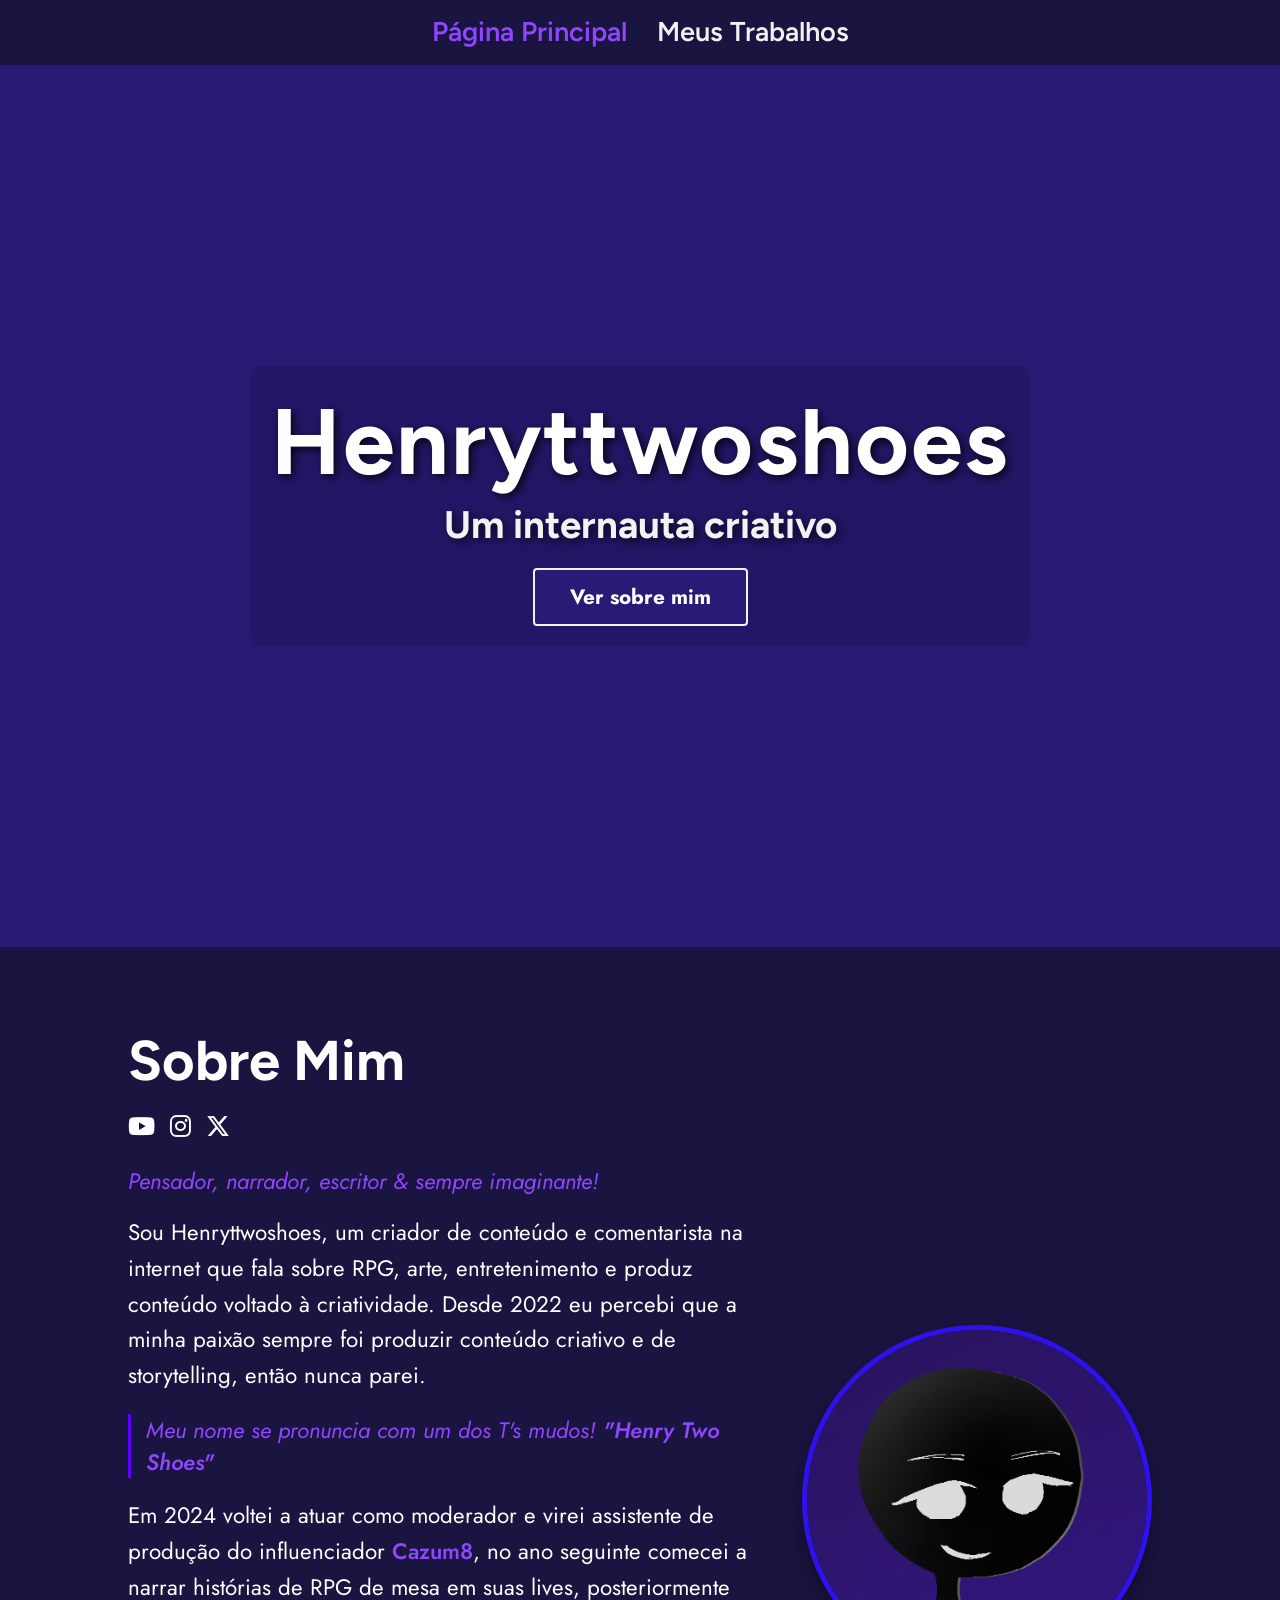
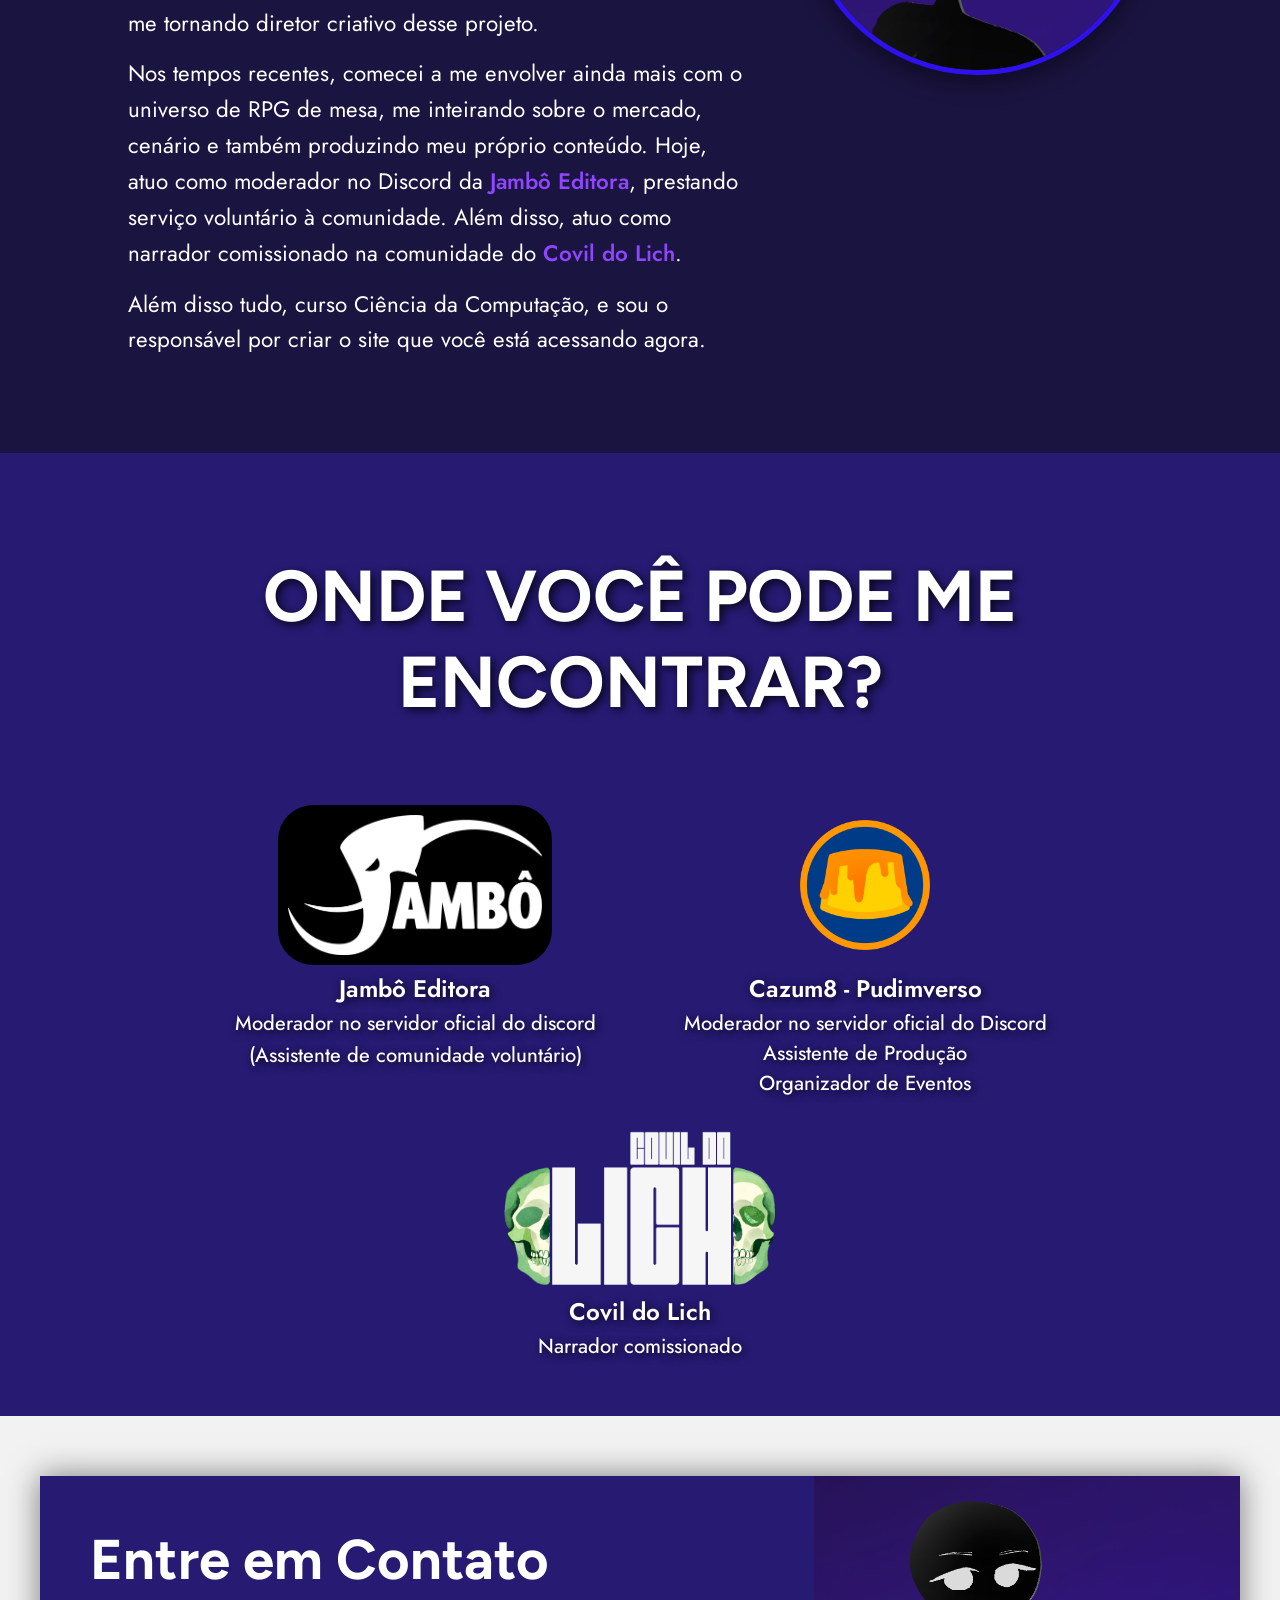
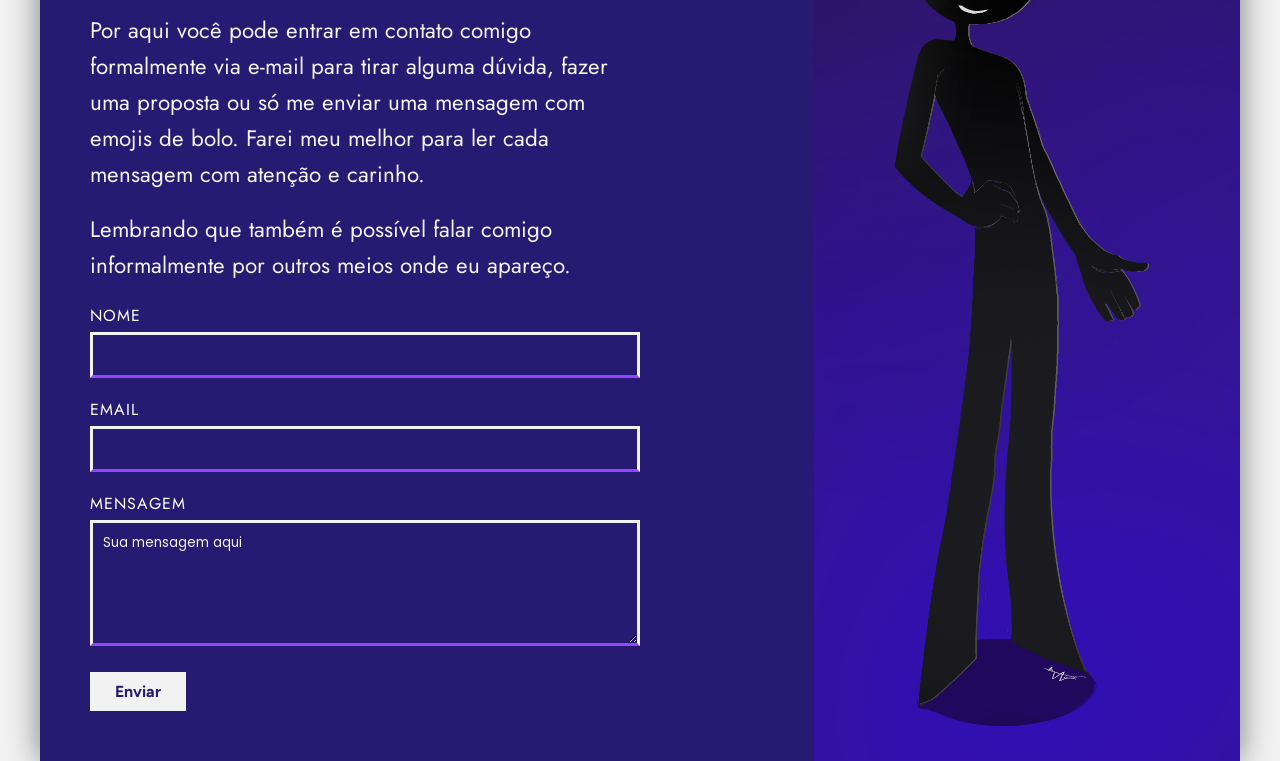
<file: index.html>
<!DOCTYPE html>
<html lang="pt-BR">
<head>
    <meta charset="UTF-8">
    <meta name="viewport" content="width=device-width, initial-scale=1.0">
    <title>Henryttwoshoes</title>
    <link rel="stylesheet" href="https://cdnjs.cloudflare.com/ajax/libs/font-awesome/6.6.0/css/all.min.css">
    <link rel="shortcut icon" href="estilos/imagens/favicon/favicon.ico" type="image/x-icon">
    <link rel="stylesheet" href="estilos/style-index.css">
    <link rel="preconnect" href="https://fonts.googleapis.com">
    <link rel="preconnect" href="https://fonts.gstatic.com" crossorigin>
    <link href="https://fonts.googleapis.com/css2?family=Cinzel:wght@500;700&family=Poppins:wght@300;400;600&display=swap" rel="stylesheet">
    <meta property="og:estilos\imagens\minha foto bolinha.png" content="https://henryttwoshoes.com.br" />
    
</head>
<body>
    <header class="navbar">
        <nav>
            <ul>
                <li><a href="index.html" class="active">Página Principal</a></li>
                <li><a href="trabalhos.html">Meus Trabalhos</a></li>
                <!-- <li><a href="creditos.html">Créditos</a></li> -->
                 <!-- <li><a href="#">RPG</a></li> -->
            </ul>
        </nav>
    </header>

    <section class="hero-section">
        <div class="hero-content">
            <h1 class="main-title">Henryttwoshoes</h1>
            <h2 class="descricaoeu">Um internauta criativo</h2>
            <a href="#about" class="cta-button" onclick="scrollToSection1(event)">Ver sobre mim</a>
        </div>
    </section>

    
    <section class="about-section" id="about">
        <!-- <div class="banner-decor left-banners">
            <div class="banner-item red-gold"></div>
            <div class="banner-item gold"></div>
        </div> -->

        <div class="about-container">
            <div class="about-text">
                <h2>Sobre Mim</h2>
                
                <div class="social-icons">
                    <a href="https://www.youtube.com/@Henryttwoshoes2" target="_blank"><i class="fa-brands fa-youtube"></i></a>
                    <a href="https://www.instagram.com/henryttwoshoes/" target="_blank"><i class="fa-brands fa-instagram"></i></a>
                    <a href="https://x.com/henryttwoshoes" target="_blank"><i class="fa-brands fa-x-twitter"></i></a>
                </div>

                <p class="subtitle">Pensador, narrador, escritor & sempre imaginante!</p>
                <p>Sou Henryttwoshoes, um criador de conteúdo e comentarista na internet que fala sobre RPG, arte, entretenimento e     produz conteúdo voltado à criatividade. Desde 2022 eu percebi que a minha paixão sempre foi produzir conteúdo criativo e de storytelling, então nunca parei.</p>
                <blockquote class="reviews">
                    Meu nome se pronuncia com um dos T's mudos! <strong>"Henry Two Shoes"</strong>
                </blockquote>
                <p>Em 2024 voltei a atuar como moderador e virei assistente de produção do influenciador <a href="https://x.com/Cazum8Videos" target="_blank"><strong>Cazum8</strong></a>, no ano seguinte comecei a narrar histórias de RPG de mesa em suas lives, posteriormente me tornando diretor criativo desse projeto.</p>
                <p>Nos tempos recentes, comecei a me envolver ainda mais com o universo de RPG de mesa, me inteirando sobre o mercado, cenário e também produzindo meu próprio conteúdo. Hoje, atuo como moderador no Discord da <a href="https://x.com/jamboeditora" target="_blank"><strong>Jambô Editora</strong></a>, prestando serviço voluntário à comunidade. Além disso, atuo como narrador comissionado na comunidade do <a href="https://covildolich.com" target="_blank"><strong>Covil do Lich</strong></a>.</p>
                <p>Além disso tudo, curso Ciência da Computação, e sou o responsável por criar o site que você está acessando agora.</p>

            </div>

            <div class="about-image">
                <div class="profile-circle">
                    <img src="estilos/imagens/minha foto bolinha.png" alt="Avatar do Gorila">
                </div>
            </div>
        </div>

        <!-- <div class="banner-decor right-banners">
            <div class="banner-item green"></div>
            <div class="banner-item blue"></div>
        </div> -->
    </section>

    <section class="where-to-find">
        <h2>ONDE VOCÊ PODE ME ENCONTRAR?</h2>
        <div class="associados">


            <!-- CARD DA JAMBÔ -->
            <div class="card-associado">
                <div class="associado-img">
                    <img src="estilos/imagens/associados/3DeT-logo-jambo.png" alt="" style="background-color: black; padding: 10px; border-radius: 35px;">
                </div>
                
                <div class="associado-info">
                    <h3>Jambô Editora</h3>
                    <p>Moderador no servidor oficial do discord</p>
                    <p>(Assistente de comunidade voluntário)</p>
                </div>
            </div>

            <!-- CARD CAZUM8(PUDIMVERSO) -->
            <div class="card-associado">
                <div class="associado-img">
                    <img src="estilos/imagens/associados/Logo Cazum8.png" alt="" >
                </div>
                
                <div class="associado-info">
                    <h3>Cazum8 - Pudimverso</h3>
                    <p>Moderador no servidor oficial do Discord <br> Assistente de Produção <br>Organizador de Eventos</p>
                </div>
            </div>

            <!-- CARD COVIL DO LICH -->
            <div class="card-associado">
                <div class="associado-img">
                    <img src="estilos/imagens/associados/Covil do Lich logo.png" alt="" >
                </div>
                
                <div class="associado-info">
                    <h3>Covil do Lich</h3>
                    <p>Narrador comissionado</p>
                </div>
            </div>
            
        </div>
    </section>

    <section class="contact-section">
        <div class="contact-container">
            <div class="contact-form-wrapper">
                <h2>Entre em Contato</h2>
                <p>Por aqui você pode entrar em contato comigo formalmente via e-mail para tirar alguma dúvida, fazer uma proposta ou só me enviar uma mensagem com emojis de bolo. Farei meu melhor para ler cada mensagem com atenção e carinho.</p>
                
                <p>Lembrando que também é possível falar comigo informalmente por outros meios onde eu apareço.<br></p>
                <!-- <address class="po-box">
                    <strong>Gorilla of Destiny,</strong><br>
                    61 Bridge Street<br>
                    Kingston<br>
                    HR5 3DJ
                </address> -->

                <form class="contact-form" action="https://api.web3forms.com/submit" method="POST">
                    <input type="hidden" name="access_key" value="36f643bf-e078-46cb-bc10-8b3d074c72fb">
                    <div class="form-group">
                        <label for="name">Nome</label>
                        <input type="text" id="name" name="name" required>
                    </div>
                    <div class="form-group">
                        <label for="email">Email</label>
                        <input type="email" id="email" name="email" required>
                    </div>
                    <div class="form-group">
                        <label for="message">Mensagem</label>
                        <textarea id="message" name="message" rows="5" placeholder="Sua mensagem aqui" required></textarea>
                    </div>
                    <button type="submit" class="submit-btn">Enviar</button>
                </form>
            </div>

            <div class="contact-image-side"></div>
        </div>
    </section>
    <script src="Programação/home.js"></script>

</body>
</html>
</file>
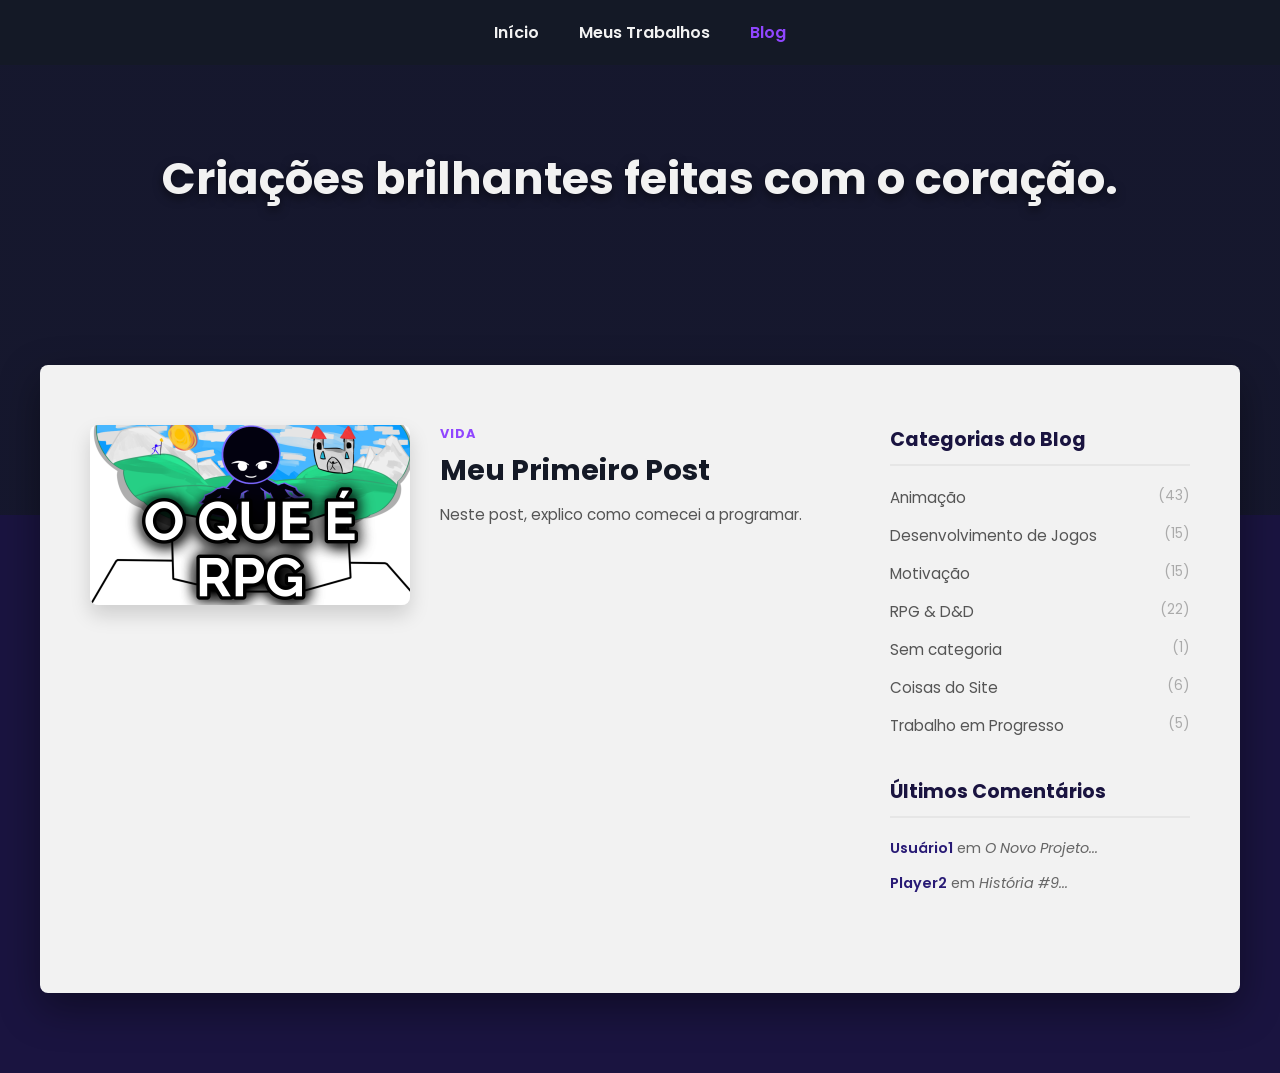
<file: blog.html>
<!DOCTYPE html>
<html lang="pt-BR">
<head>
    <meta charset="UTF-8">
    <meta name="viewport" content="width=device-width, initial-scale=1.0">
    <title>Blog - Meus Trabalhos</title>
    <link rel="stylesheet" href="estilos/style-blog.css">
    <link rel="preconnect" href="https://fonts.googleapis.com">
    <link rel="preconnect" href="https://fonts.gstatic.com" crossorigin>
    <link href="https://fonts.googleapis.com/css2?family=Poppins:wght@300;400;600;700&display=swap" rel="stylesheet">
    <link rel="stylesheet" href="https://cdnjs.cloudflare.com/ajax/libs/font-awesome/6.4.0/css/all.min.css">
</head>
<body>

    <!-- Navbar Padrão -->
    <header class="navbar">
        <nav>
            <ul>
                <li><a href="#">Início</a></li>
                <li><a href="#">Meus Trabalhos</a></li>
                <li><a href="#" class="active">Blog</a></li>
            </ul>
        </nav>
    </header>

    <!-- Hero Section (Banner com a frase de efeito) -->
    <section class="blog-hero">
        <div class="hero-text">
            <h1>Criações brilhantes feitas com o coração.</h1>
        </div>
    </section>

    <!-- Container Principal Flutuante (Inspirado no Gildedguy) -->
    <main class="blog-container">
        
        <!-- Coluna Esquerda: Lista de Posts -->
        <div id="blog-posts" class="blog-posts">
            
            <!-- Post 1 -->
            <!-- <article class="post-card">
                <div class="post-thumbnail">
                    <img src="https://via.placeholder.com/400x250/1A1440/9046ff?text=Imagem+do+Post" alt="Thumbnail do Post">
                </div>
                <div class="post-content">
                    <span class="post-category">ANIMAÇÃO</span>
                    <h2><a href="#">O Novo Projeto já está no Ar!</a></h2>
                    <p class="post-excerpt">Aqui vai um resumo do post sobre a produção mais rápida que tive em muito tempo! Vou falar sobre a abordagem que foi tomada, algumas técnicas novas e como tudo aconteceu. Junte-se a mim neste mergulho rápido...</p>
                    <div class="post-meta">
                        Por <strong>Seu Nome</strong>, há 2 meses
                    </div>
                </div>
            </article> -->

            <!-- Post 2 -->
            <!-- <article class="post-card">
                <div class="post-thumbnail">
                    <img src="" alt="Thumbnail do Post">
                </div>
                <div class="post-content">
                    <span class="post-category"></span>
                    <h2><a href="#"></a></h2>
                    <p class="post-excerpt"></p>
                    <div class="post-meta">
                    </div>
                </div>
            </article> -->

        </div>

        <!-- Coluna Direita: Sidebar -->
        <aside class="blog-sidebar">
            
            <!-- Widget de Categorias -->
            <div class="widget categories-widget">
                <h3>Categorias do Blog</h3>
                <ul>
                    <li><a href="#">Animação <span>(43)</span></a></li>
                    <li><a href="#">Desenvolvimento de Jogos <span>(15)</span></a></li>
                    <li><a href="#">Motivação <span>(15)</span></a></li>
                    <li><a href="#">RPG & D&D <span>(22)</span></a></li>
                    <li><a href="#">Sem categoria <span>(1)</span></a></li>
                    <li><a href="#">Coisas do Site <span>(6)</span></a></li>
                    <li><a href="#">Trabalho em Progresso <span>(5)</span></a></li>
                </ul>
            </div>

            <!-- Widget de Comentários (Opcional, presente na referência) -->
            <div class="widget comments-widget">
                <h3>Últimos Comentários</h3>
                <ul>
                    <li><strong>Usuário1</strong> em <em>O Novo Projeto...</em></li>
                    <li><strong>Player2</strong> em <em>História #9...</em></li>
                </ul>
            </div>

        </aside>

    </main>


    <script>async function carregarPosts() {
  try {
    // 1. Busca o arquivo JSON
    const resposta = await fetch('post.json');
    const posts = await resposta.json();

    // 2. Encontra o container no HTML onde os posts vão ficar
    const container = document.getElementById('blog-posts');

    // 3. Limpa o container (boa prática)
    container.innerHTML = '';

    // 4. Percorre cada post e cria o HTML usando Template Literals (Crase)
    posts.forEach(post => {
      const postHTML = `
        <article class="post-card">
                <div class="post-thumbnail">
                    <img src="${post.imagem_capa}" alt="Thumbnail do Post">
                </div>
                <div class="post-content">
                    <span class="post-category">${post.categoria}</span>
                    <h2><a href="#">${post.titulo}</a></h2>
                    <p class="post-excerpt">${post.resumo}</p>
                    <div class="post-meta">
                    </div>
                </div>
            </article>

      `;
      // Adiciona o HTML gerado dentro do container
      container.innerHTML += postHTML;
    });

  } catch (erro) {
    console.error("Erro ao carregar os posts:", erro);
  }
}

// Executa a função quando a página carrega
carregarPosts();
</script>
</body>
</html>
</file>
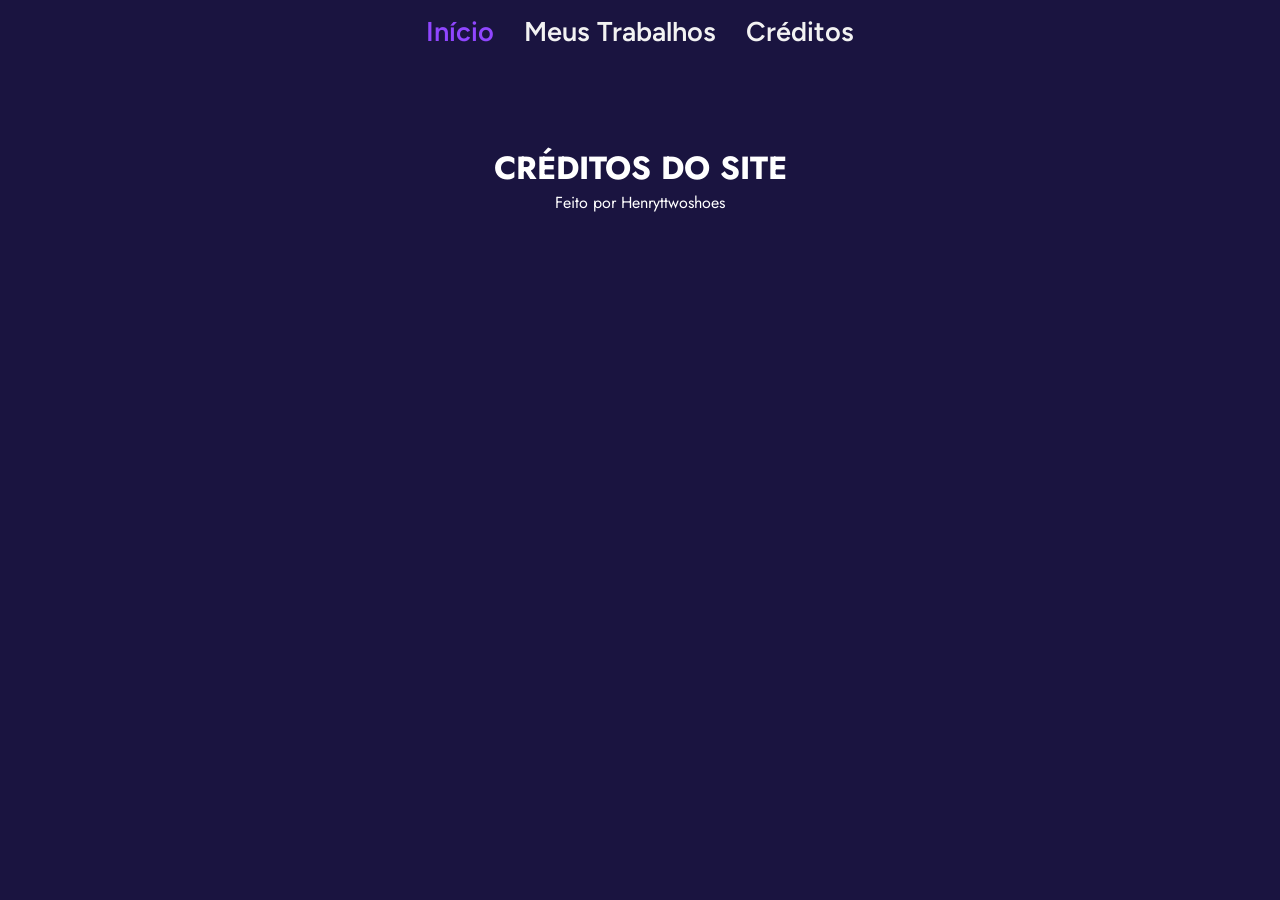
<file: creditos.html>
<!DOCTYPE html>
<html lang="pt-BR">
<head>
    <meta charset="UTF-8">
    <meta name="viewport" content="width=device-width, initial-scale=1.0">
    <title>Henryttwoshoes</title>
    <link rel="stylesheet" href="https://cdnjs.cloudflare.com/ajax/libs/font-awesome/6.6.0/css/all.min.css">
    <link rel="shortcut icon" href="estilos/imagens/favicon/favicon.ico" type="image/x-icon">
    <link rel="stylesheet" href="estilos/style-credits.css">
    <link rel="preconnect" href="https://fonts.googleapis.com">
    <link rel="preconnect" href="https://fonts.gstatic.com" crossorigin>
    <link href="https://fonts.googleapis.com/css2?family=Cinzel:wght@500;700&family=Poppins:wght@300;400;600&display=swap" rel="stylesheet">
    
</head>
<body>
    <header class="navbar">
        <nav>
            <ul>
                <li><a href="index.html" class="active">Início</a></li>
                <li><a href="trabalhos.html">Meus Trabalhos</a></li>
                <li><a href="creditos.html">Créditos</a></li>
                 <!-- <li><a href="#">RPG</a></li> -->
            </ul>
        </nav>
    </header>

    <main>
        <h1>CRÉDITOS DO SITE</h1>
        <p>Feito por Henryttwoshoes</p>
    </main>



    <script src="Programação/home.js"></script>

</body>
</html>
</file>
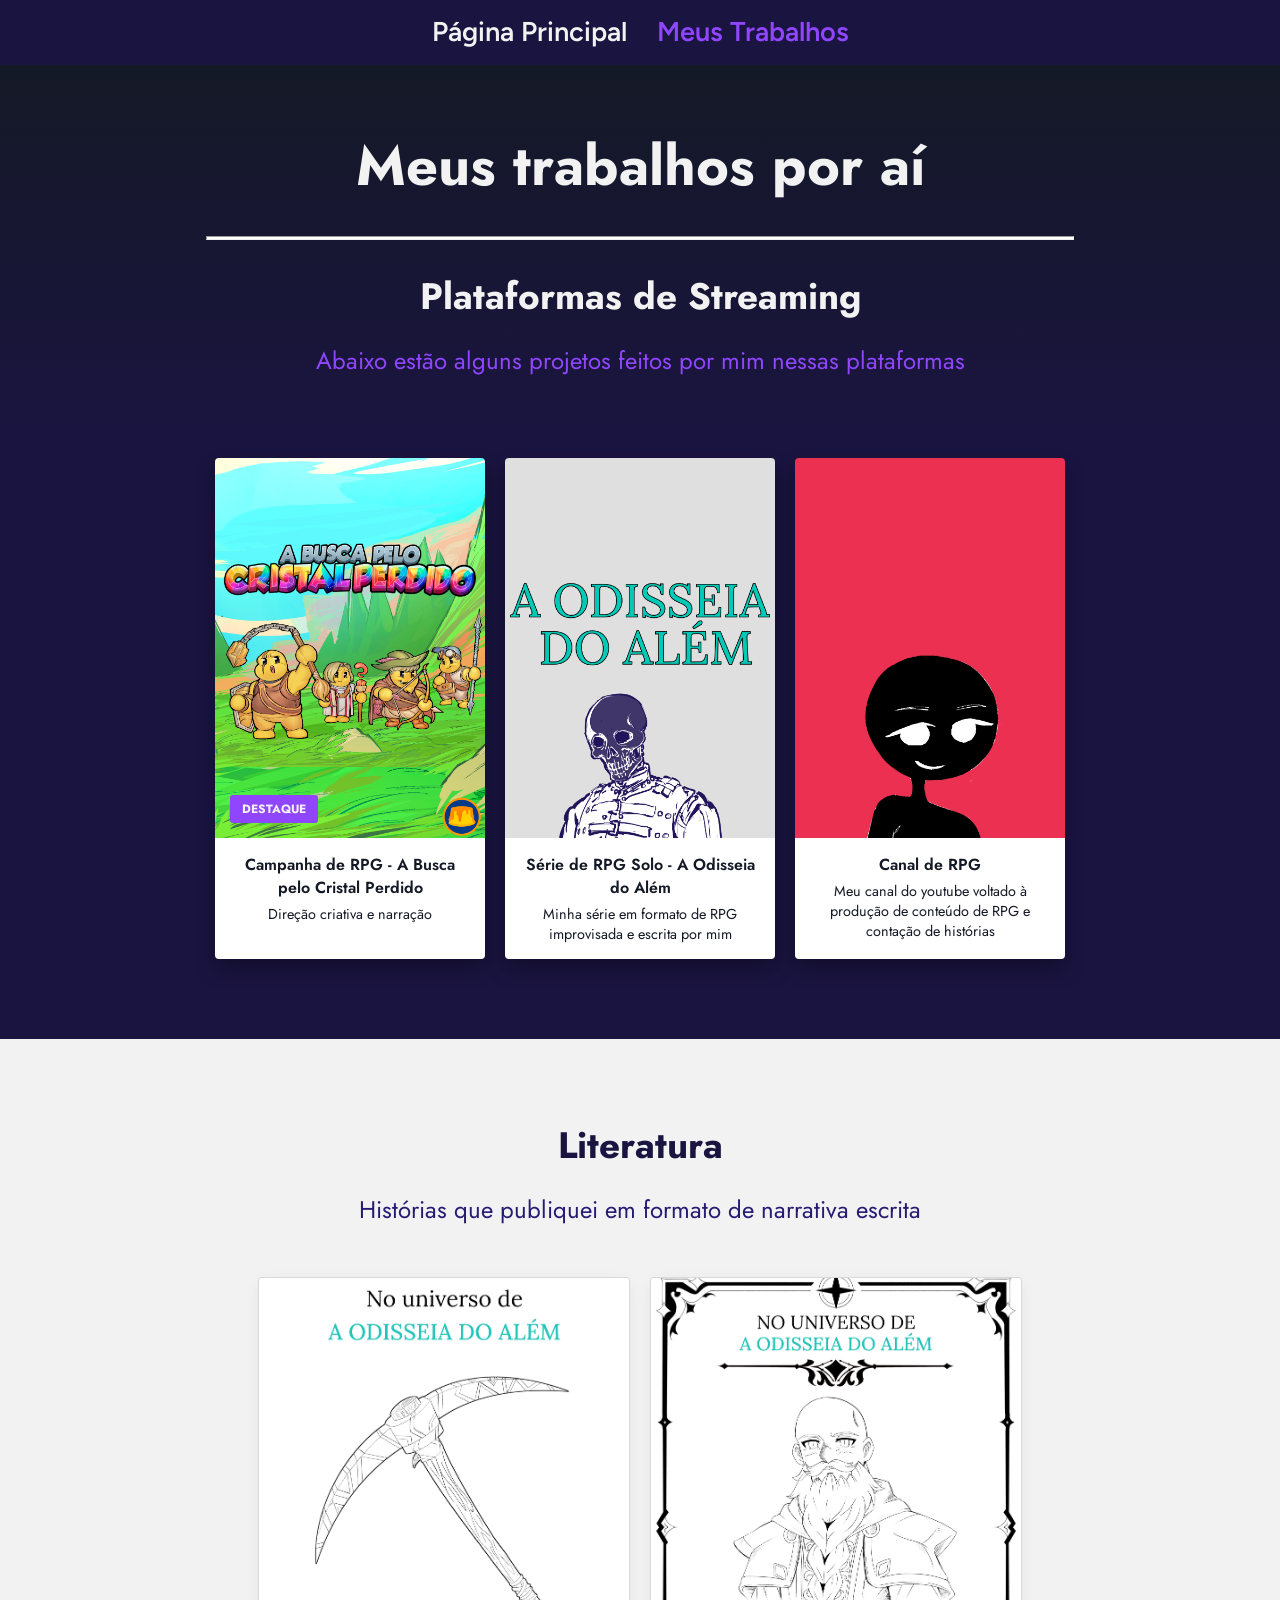
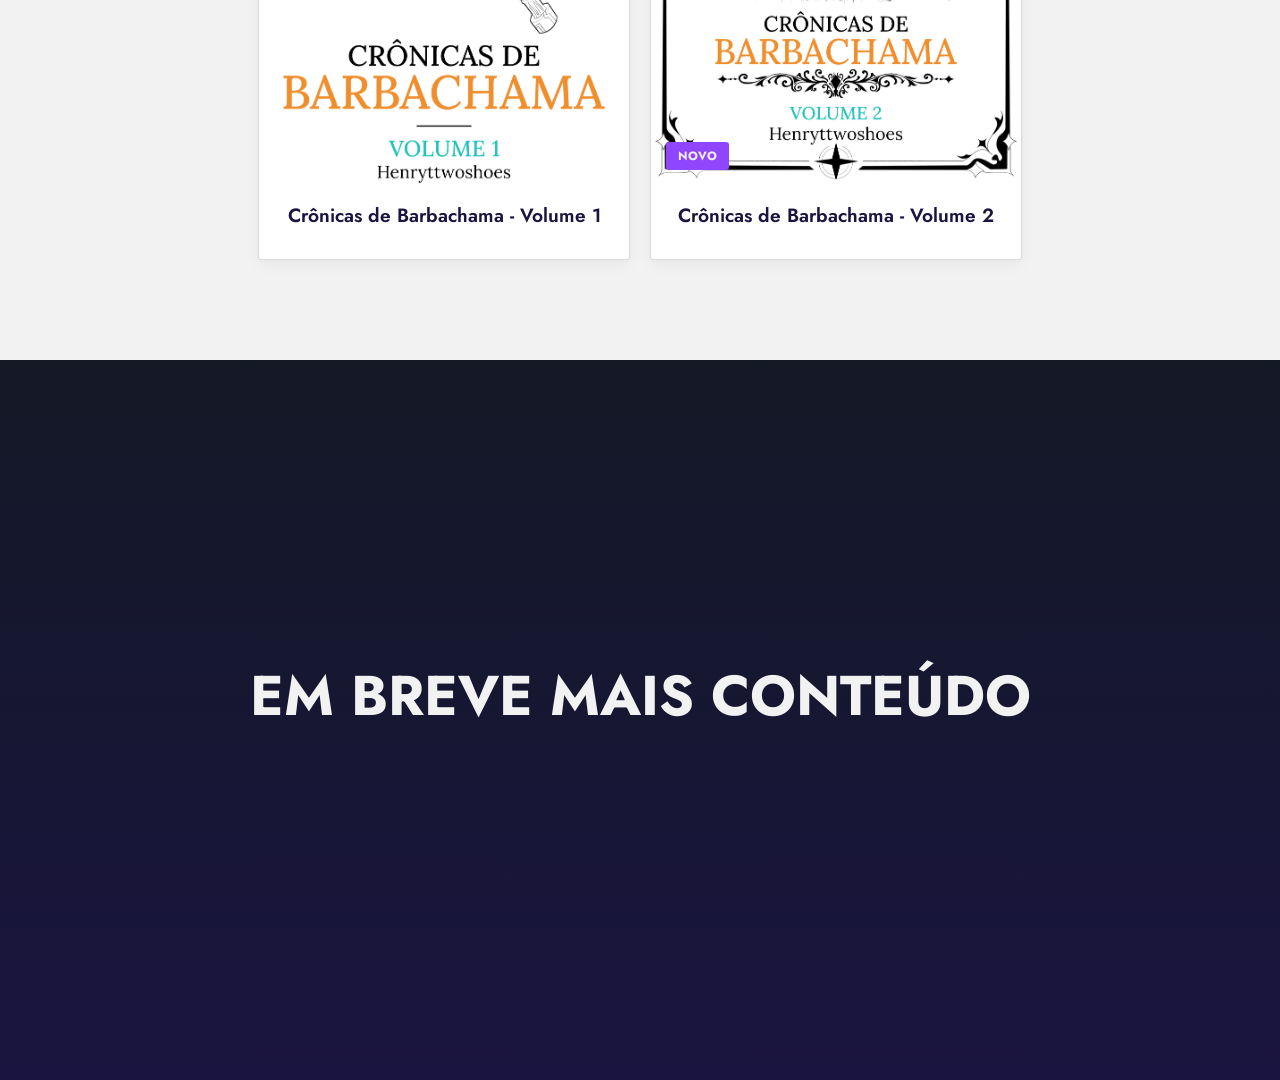
<file: trabalhos.html>
<!DOCTYPE html>
<html lang="pt-BR">
<head>
    <meta charset="UTF-8">
    <meta name="viewport" content="width=device-width, initial-scale=1.0">
    <title>Meus Trabalhos</title>
    <link rel="shortcut icon" href="estilos/imagens/favicon/favicon.ico" type="image/x-icon">
    <link rel="stylesheet" href="estilos/style-works.css">
    <link rel="preconnect" href="https://fonts.googleapis.com">
    <link rel="preconnect" href="https://fonts.gstatic.com" crossorigin>
    <link href="https://fonts.googleapis.com/css2?family=Poppins:wght@300;400;600;700&display=swap" rel="stylesheet">
    <link rel="stylesheet" href="https://cdnjs.cloudflare.com/ajax/libs/font-awesome/6.4.0/css/all.min.css">
    <meta property="og:estilos\imagens\minha foto bolinha.png" content="https://henryttwoshoes.com.br" />
</head>
<body>

    <header class="navbar">
        <nav>
            <ul>
                <li><a href="index.html">Página Principal</a></li>
                <li><a href="trabalhos.html" class="active">Meus Trabalhos</a></li>
                <!-- <li><a href="creditos.html">Créditos</a></li> -->
                <!-- <li><a href="#">RPG</a></li> -->
            </ul>
        </nav>
    </header>

    <main class="trabalhos-section">
        <div class="section-title-container">
            <h1>Meus trabalhos por aí</h1>
            <hr>
            <h2>Plataformas de Streaming</h2>
            <p class="subtitle">Abaixo estão alguns projetos feitos por mim nessas plataformas</p>
        </div>

        <div class="grid-container books-grid">
            
            <div class="card-item">
                <a href="https://henryttwoshoes.github.io/PUDIM-RPG/Páginas/Castle%20Story.html" target="_blank">
                    <div class="card-image">
                        <img src="estilos/imagens/Banners trabalhos/Banner PUDIM RPG.png" alt="Capa do Trabalho 1">
                        <span class="badge gold-badge">Destaque</span>
                    </div>
                    <div class="card-info">
                        <h3>Campanha de RPG - A Busca pelo Cristal Perdido</h3>
                        <p>Direção criativa e narração</p>
                    </div>
                </a>
            </div>

            <div class="card-item">
                <a href="https://youtube.com/playlist?list=PL_b8-d2TOJcrMNEilODbGtPywZzCKFYY2&si=fEWtr-XklLdF6Ijk" target="_blank">
                    <div class="card-image">
                        <img src="estilos/imagens/Banners trabalhos/Banner Odisseia do Alem.png" alt="Capa do Trabalho 2">
                    </div>
                    <div class="card-info">
                        <h3>Série de RPG Solo - A Odisseia do Além</h3>
                        <p>Minha série em formato de RPG improvisada e escrita por mim  </p>
                    </div>
                </a>
            </div>

            <div class="card-item">
                <a href="https://www.youtube.com/@Henryttwoshoes2" target="_blank">
                    <div class="card-image">
                        <img src="estilos/imagens/Banners trabalhos/Banner canal secundário.png" alt="Capa do Trabalho 3">
                    </div>
                    <div class="card-info">
                        <h3>Canal de RPG</h3>
                        <p>Meu canal do youtube voltado à produção de conteúdo de RPG e contação de histórias</p>
                    </div>
                </a>
            </div>


            <!--
            
            Modelo de card-item abaixo para usar quando eu precisar
            
            -->

            <!-- <div class="card-item">
                <div class="card-image">
                    <img src="https://via.placeholder.com/400x550/141926/FFFFFF?text=Projeto+4" alt="Capa do Trabalho 4">
                </div>
                <div class="card-info">
                    <h3>O Livro de Magias</h3>
                </div>
            </div> -->
        </div>
    </main>

    <section class="compendiums-section">
        <div class="compendiums-header">
            <h2>Literatura</h2>
            <p>Histórias que publiquei em formato de narrativa escrita</p>
        </div>

        <div class="compendiums-container">
            <!-- <div class="side-crest-decor">
                <i class="fas fa-dice-d20"></i>
            </div> -->

            <div class="grid-container sub-grid">
                
                <div class="sub-card">
                    <a href="https://henryttwoshoes.itch.io/cronicas-de-barbachama-volume-1" target="_blank">
                        <div class="sub-card-graphic">
                            <div class="sub-card-img">
                                <img src="estilos/imagens/Banners trabalhos/literatura/Cronicas de Barba - V1.png" alt="Capa do Trabalho 3">
                                <!-- <span class="badge gold-badge">NOVO</span> -->
                            </div>
                        </div>
                        <div class="sub-card-footer">
                            <h4>Crônicas de Barbachama - Volume 1</h4>
                            <span></span>
                        </div>
                    </a>
                </div>

                <div class="sub-card">
                    <a href="https://henryttwoshoes.itch.io/cronicas-de-barbachama-volume-2" target="_blank">
                        <div class="sub-card-graphic">
                            <div class="sub-card-img">
                                <img src="estilos/imagens/Banners trabalhos/literatura/Capa volume 2.png" alt="Capa do Trabalho 3">
                                <span class="badge gold-badge">NOVO</span>
                            </div>
                        </div>
                        <div class="sub-card-footer">
                            <h4>Crônicas de Barbachama - Volume 2</h4>
                            <span></span>
                        </div>
                    </a>
                </div>

                <!-- <div class="sub-card">
                    <div class="sub-card-graphic">
                        <div class="glyph-circle grid-lines">
                            <i class="fas fa-hat-wizard"></i>
                        </div>
                    </div>
                    <div class="sub-card-footer">
                        <h4>Wizard</h4>
                        <span></span>
                    </div>
                </div>

                <div class="sub-card">
                    <div class="sub-card-graphic">
                        <div class="glyph-circle lines-decor">
                            <i class="fas fa-leaf"></i>
                        </div>
                    </div>
                    <div class="sub-card-footer">
                        <h4>Druid</h4>
                        <span></span> -->
                    </div>
                </div>

            </div>
        </div>
    </section>

    <section class="youtube">
        <h1>EM BREVE MAIS CONTEÚDO</h1>

    </section>

</body>
</html>
</file>
<file: estilos/style-index.css>
/* Reset básico e configurações de fontes */
@import url(support.css);



* {
    margin: 0;
    padding: 0;
    box-sizing: border-box;
}

body {
    font-family: 'Jost', sans-serif;
    background-color: var(--cor4); /* Cor roxa/vinho escura de fundo */
    color: #ffffff;
    overflow-x: hidden;
}

h2 {
    font-family: 'Figtree', sans-serif;
}

/* 1. Navbar Estilizada */
.navbar {
    background-color: var(--cor4);
    padding: 15px 0;
    border-bottom: 2px solid var(--cor4);
    position: sticky;
    top: 0;
    z-index: 1000;
}

.navbar nav ul {
    display: flex;
    justify-content: center;
    align-items: center;
    list-style: none;
    gap: 30px;
}

.navbar nav ul li a {
    color: var(--cor1);
    text-decoration: none;
    font-size: 1.7rem;
    font-weight: 600;
    transition: color 0.3s;
    font-family: 'Figtree', serif;
}

.navbar nav ul li a:hover, 
.navbar nav ul li a.active {
    color: var(--corDestaque); /* Tom amarelado/dourado ativo */
}

.cart-icon {
    position: relative;
}

.cart-icon span {
    background-color: #ffca36;
    color: #000;
    font-size: 10px;
    padding: 2px 6px;
    border-radius: 50%;
    position: absolute;
    top: -10px;
    right: -15px;
}

/* 2. Hero / Banner Section */
.hero-section {
    background-color: var(--cor5);
    background-size: cover;
    height: 98dvh;
    display: flex;
    justify-content: center;
    align-items: center;
    text-align: center;
    position: relative;
}

.hero-content {
    background: rgba(0, 0, 0, 0.1);
    padding: 20px;
    border-radius: 10px;
}

.main-title {
    font-family: 'Figtree', serif;
    font-size: 5.8rem;
    color: #ffffff;
    text-shadow: 3px 3px 10px rgba(0, 0, 0, 0.8);
    margin-bottom: 5px;
    letter-spacing: 2px;
}

.descricaoeu{
    margin-bottom: 20px;
    font-size: 2.4rem;
    color: var(--cor1);
    text-shadow: 3px 3px 10px rgba(0, 0, 0, 0.8)
}

.cta-button {
    display: inline-block;
    background-color: var(--cor3);
    color: #ffffff;
    padding: 12px 35px;
    text-decoration: none;
    border: 2px solid var(--cor1);
    font-size: 1.3rem;
    font-weight: bold;
    border-radius: 4px;
    transition: all 0.3s ease;
}

.cta-button:hover {
    background-color: var(--cor1);
    color: var(--cor3)
}

/* 3. About Section */
.about-section {
    background-color: var(--cor4);
    padding: 80px 10%;
    position: relative;
    display: flex;
    justify-content: space-between;
    align-items: center;

    & a, a > strong {
        text-decoration: none;
        transition: color 0.3s
    }

    
}

.about-section a:hover > strong:hover  {
    color: var(--cor1);
    
}

.about-container {
    display: flex;
    align-items: center;
    gap: 50px;
    z-index: 2;
}

.about-text {
    flex: 1;

}

.about-text h2 {
    font-family: 'Figtree', serif;
    font-size: 3.5rem;
    margin-bottom: 15px;
}

.social-icons {
    margin-bottom: 20px;
    display: flex;
    gap: 15px;
}

.social-icons a {
    color: #ffffff;
    font-size: 24px;
    transition: color 0.3s;
}

.social-icons a:hover {
    color: var(--corDestaque);
}

.subtitle {
    font-style: italic;
    color: var(--corDestaque);
    margin-bottom: 15px;
}

.about-text p {
    line-height: 1.6;
    margin-bottom: 15px;
    font-size: 1.4rem;
}

.reviews {
    border-left: 3px solid var(--corDestaque2);
    padding-left: 15px;
    margin: 20px 0;
    font-style: italic;
    color: var(--corDestaque);
    font-size: 1.4rem;
}

/* Perfil Circular */
.about-image {
    flex: 0 0 300px;
}

.profile-circle {
    width: 350px;
    height: 350px;
    border-radius: 50%;
    border: 5px solid #2e11ed;
    overflow: hidden;
    box-shadow: 0 10px 20px rgba(0,0,0,0.4);
}

.profile-circle img {
    width: 100%;
    height: 100%;
    object-fit: cover;
}

/* Elementos visuais das bandeiras laterais (conforme imagens) */
.banner-decor {
    position: absolute;
    top: 0;
    height: 150px;
    display: flex;
    gap: 10px;
}
.left-banners { left: 20px; }
.right-banners { right: 20px; }

.banner-item {
    width: 40px;
    height: 120px;
    background-color: #ccc;
    border-bottom-left-radius: 20px;
    border-bottom-right-radius: 20px;
    opacity: 0.7;
}
.red-gold { background: linear-gradient(#b81d24, #dda15e); }
.gold { background: #dda15e; }
.green { background: #606c38; }
.blue { background: #0077b6; }


/* 4. Contact Section */
.contact-section {
    background-color: var(--cor1); /* Cor rosa claro de transição no fundo externo */
    padding: 60px 0 0 0;
}

.contact-container {
    display: flex;
    background-color: var(--cor5); /* Caixa interna volta ao vinho */
    max-width: 1200px;
    margin: 0 auto;
    box-shadow: 0 0 30px rgba(0,0,0,0.5);
}

.contact-form-wrapper {
    flex: 1;
    padding: 50px;
}

.contact-form-wrapper h2 {
    font-family: 'Figtree', serif;
    font-size: 3.5rem;
    margin-bottom: 20px;
}



.contact-form-wrapper p, .po-box {
    font-size: 1.4rem;
    line-height: 1.6;
    margin-bottom: 20px;
    color: var(--cor1);
}

.po-box {
    display: block;
    font-style: normal;
    background: rgba(0, 0, 0, 0.2);
    padding: 15px;
    border-radius: 5px;
}

/* Inputs do Form */
.form-group {
    margin-bottom: 20px;
}

.form-group label {
    display: block;
    font-size: 1.rem;
    margin-bottom: 5px;
    text-transform: uppercase;
    letter-spacing: 1px;
}

.form-group input, .form-group textarea {
    width: 100%;
    background-color: transparent;
    border: 3px solid var(--cor1);
    border-bottom: 3px solid var(--corDestaque);
    padding: 10px;
    color: #fff;
    font-family: 'Poppins', sans-serif;
}

.form-group input:focus, .form-group textarea:focus {
    outline: none;
    border-color: var(--corDestaque);
    background-color: rgba(255, 255, 255, 0.05);
}

.submit-btn {
    font-family: 'Figtree';
    font-size: 100%;

    background-color: var(--cor1);
    color: var(--cor3);
    border: none;
    padding: 10px 25px;
    font-weight: bold;
    cursor: pointer;
    transition: background 0.3s, color 0.3s;
}

.submit-btn:hover {
    background-color: var(--corDestaque);
    color: var(--cor1);
}

textarea::placeholder{
    color: rgb(242, 242, 242);
}

/* Imagem lateral direita no formulário */
.contact-image-side {
    flex: 1;
    background: url('imagens/henry_foda.png') no-repeat right center; /* Troque pela imagem do castelo */
    background-size: contain;
}




.where-to-find {
    background-color: var(--cor5);
    padding: 100px 10%;
    padding-bottom: 25px;
    justify-content: center;
    align-items: center;
    text-align: center;
    position: relative;

    & h2 {
        font-family: 'Figtree', serif;
        font-size: 4.5rem;
        margin-bottom: 80px;
        text-shadow: 3px 3px 10px rgba(0, 0, 0, 0.8);
    }
}

.associados {
    display: flex;
    flex-wrap: wrap;
    flex-direction: row;
    justify-content: center;
    align-items: flex-start;
    

    & .card-associado {
        flex: 0 1 450px;
    }

    & .associado-img {
        max-width: 300px;
        max-height: 200px;
        margin: auto;

        & img {
            max-width: 100%;
            max-height: 160px;
            
        }

    }
    
}

.associado-info {
    text-shadow: 2px 2px 10px rgba(0, 0, 0, 0.8);;

    margin-bottom: 30px;
        & h3 {
            font-size: 1.5rem;
            font-weight: 600;
        }

        & p {
            font-size: 1.27rem;
            margin-top: 2px;
            font-weight: 450;
        }
    }



    /* Responsividade Básica */
@media (max-width: 768px) {
    .about-container, .contact-container {
        flex-direction: column;
    }
    .main-title {
        font-size: 2.5rem;
    }
    .contact-image-side {
        height: 300px;
    }

    .navbar ul {
        padding: 5px;

    }

    .navbar{
        background-color: var(--cor4);
    padding: 15px 0;
    border-bottom: 2px solid var(--cor4);
    position: sticky;
    top: 0;
    z-index: 1000;
    text-align: center;
    box-sizing: border-box;
    margin: auto;
    }

    .banner-decor { display: none; }

    .profile-circle {
    width: 300px;
    height: 300px;
    border-radius: 50%;
    border: 5px solid #2e11ed;
    overflow: hidden;
    box-shadow: 0 10px 20px rgba(0,0,0,0.4);
    }



    .where-to-find {
    background-color: var(--cor5);
    padding: 80px 10%;
    justify-content: center;
    align-items: center;
    text-align: center;
    position: relative;

    & h2 {
        font-family: 'Figtree', serif;
        margin-top: 5px;
        font-size: 2.1rem;
        margin-bottom: 15px;
        text-shadow: 3px 3px 10px rgba(0, 0, 0, 0.8);
    }

    & p {
        margin: 0 10%;
    }
}

.associados {
    display: flex;
    flex-wrap: wrap;
    flex-direction: column;
    justify-content: center;
    align-items: center;

    & .card-associado {
        flex: 1 1 100px;
        margin: 15px 0 ;
    }

    & .associado-img {
        max-width: 300px;
        margin: auto;

        & img {
            max-width: 100%;
            max-height: 160px;
            
        }

    }
    
}
}
</file>
<file: estilos/style-blog.css>
@import url(support.css);

:root {
    --cor1: #F2F2F2;
    --cor2: #141926;
    --cor3: #281A75;
    --cor4: #1A1440;
    --cor5: #261A73;
    --cor3a: #281a757e;
    --corDestaque: #9046ff;
    --corDestaque2: #5d00ff;
}

* {
    margin: 0;
    padding: 0;
    box-sizing: border-box;
}

body {
    font-family: 'Poppins', sans-serif;
    background-color: var(--cor4); /* Fundo escuro atrás do conteúdo principal */
    color: var(--cor1);
}

/* Navbar */
.navbar {
    background-color: var(--cor2);
    padding: 20px 0;
    display: flex;
    justify-content: center;
}

.navbar nav ul {
    display: flex;
    list-style: none;
    gap: 40px;
}

.navbar nav ul li a {
    color: var(--cor1);
    text-decoration: none;
    font-weight: 600;
    font-size: 16px;
    transition: color 0.3s;
}

.navbar nav ul li a:hover,
.navbar nav ul li a.active {
    color: var(--corDestaque);
}

/* --- Hero Section (Banner do Blog) --- */
.blog-hero {
    /* Use uma imagem de fundo criativa aqui */
    background: linear-gradient(rgba(20, 25, 38, 0.7), rgba(20, 25, 38, 0.7)), url('https://via.placeholder.com/1920x600/1A1440/9046ff?text=Arte+de+Fundo') center/cover;
    height: 450px;
    display: flex;
    justify-content: center;
    align-items: flex-start;
    padding-top: 80px; /* Sobe o texto para dar espaço ao bloco flutuante */
}

.hero-text h1 {
    font-size: 2.8rem;
    color: var(--cor1);
    text-shadow: 0 4px 10px rgba(0,0,0,0.5);
    font-weight: 700;
}

/* --- Container Principal Flutuante --- */
.blog-container {
    background-color: var(--cor1); /* Fundo claro como no Gildedguy */
    color: var(--cor2); /* Texto escuro para ler no fundo claro */
    max-width: 1200px;
    margin: -150px auto 80px auto; /* Margem negativa no topo cria o efeito de sobreposição */
    border-radius: 8px;
    box-shadow: 0 15px 40px rgba(0, 0, 0, 0.4);
    display: flex;
    gap: 50px;
    padding: 60px 50px;
    position: relative;
    z-index: 10;
}

/* --- Área de Posts (Esquerda) --- */
.blog-posts {
    flex: 1; /* Ocupa o espaço restante */
    display: flex;
    flex-direction: column;
    gap: 50px;
}

/* Card Individual de Post */
.post-card {
    display: flex;
    gap: 30px;
    align-items: flex-start;
}

.post-thumbnail {
    flex: 0 0 320px; /* Largura fixa para a imagem */
    border-radius: 8px;
    overflow: hidden;
    box-shadow: 0 10px 20px rgba(0,0,0,0.15);
    transition: transform 0.3s ease;
}

.post-thumbnail:hover {
    transform: translateY(-3px);
}

.post-thumbnail img {
    width: 100%;
    height: 100%;
    object-fit: cover;
    display: block;
}

.post-content {
    flex: 1;
}

.post-category {
    color: var(--corDestaque);
    font-size: 0.8rem;
    font-weight: 700;
    text-transform: uppercase;
    letter-spacing: 1px;
    margin-bottom: 10px;
    display: block;
}

.post-content h2 {
    font-size: 1.8rem;
    line-height: 1.2;
    margin-bottom: 15px;
}

.post-content h2 a {
    color: var(--cor2);
    text-decoration: none;
    transition: color 0.2s;
}

.post-content h2 a:hover {
    color: var(--corDestaque2);
}

.post-excerpt {
    color: #555; /* Cinza escuro para melhor leitura no fundo claro */
    font-size: 0.95rem;
    line-height: 1.6;
    margin-bottom: 15px;
}

.post-meta {
    font-size: 0.8rem;
    color: #888;
}

.post-meta strong {
    color: var(--cor2);
}

/* --- Sidebar (Direita) --- */
.blog-sidebar {
    flex: 0 0 300px; /* Largura fixa da sidebar */
}

.widget {
    margin-bottom: 40px;
}

.widget h3 {
    font-size: 1.2rem;
    color: var(--cor4);
    margin-bottom: 20px;
    padding-bottom: 10px;
    border-bottom: 2px solid rgba(0,0,0,0.05);
}

.categories-widget ul, 
.comments-widget ul {
    list-style: none;
}

.categories-widget ul li {
    margin-bottom: 15px;
}

.categories-widget ul li a {
    color: #555;
    text-decoration: none;
    font-size: 0.95rem;
    display: flex;
    justify-content: space-between;
    transition: color 0.3s;
}

.categories-widget ul li a:hover {
    color: var(--corDestaque);
}

.categories-widget ul li a span {
    color: #aaa; /* Cor dos números de contagem */
    font-size: 0.85rem;
}

.comments-widget ul li {
    font-size: 0.9rem;
    color: #666;
    margin-bottom: 15px;
    line-height: 1.4;
}

.comments-widget ul li strong {
    color: var(--cor3);
}

/* --- Responsividade --- */
@media (max-width: 992px) {
    .blog-container {
        flex-direction: column; /* Joga a sidebar para baixo */
        padding: 40px 30px;
        margin-top: -100px;
    }
    
    .blog-sidebar {
        flex: none;
        width: 100%;
        border-top: 2px solid rgba(0,0,0,0.05);
        padding-top: 40px;
    }
}

@media (max-width: 768px) {
    .hero-text h1 {
        font-size: 2rem;
        text-align: center;
        padding: 0 20px;
    }
    
    .post-card {
        flex-direction: column; /* Imagem fica em cima do texto no celular */
        gap: 20px;
    }
    
    .post-thumbnail {
        flex: none;
        width: 100%;
    }
}
</file>
<file: estilos/style-credits.css>
@import url(support.css);
@import url(style-index.css);

body {
    margin: auto;
}

main {
    background-color: var(--cor4);
    padding: 80px 10%;
    position: relative;
    box-sizing: border-box;

    & h1, p {
        text-align: center;
        margin: auto;
        display: block;
    } 
}
</file>
<file: estilos/style-works.css>
/* Definição das suas variáveis de cores integradas */
@import url(support.css);

:root {
    --cor1: #F2F2F2;
    --cor2: #141926;
    --cor3: #281A75;
    --cor4: #1A1440;
    --cor5: #261A73;

    --cor3a: #281a757e;

    --corDestaque: #9046ff;
    --corDestaque2: #5d00ff;
}

* {
    margin: 0;
    padding: 0;
    box-sizing: border-box;
}

body {
    font-family: 'Jost', sans-serif;
    background-color: var(--cor4); /* Fundo muito escuro */
    color: var(--cor1); /* Texto claro */
    overflow-x: hidden;
}



/* Navbar Baseada na sua Home */
.navbar {
    background-color: var(--cor4);
    padding: 15px 0;
    border-bottom: 2px solid var(--cor4);
    position: sticky;
    top: 0;
    z-index: 1000;
    text-align: center;
    box-sizing: border-box;
    margin: auto;
}

.navbar nav ul {
    display: flex;
    list-style: none;
    justify-content: center;
    align-items: center;
    gap: 30px;
}

.navbar nav ul li a {
    color: var(--cor1);
    text-decoration: none;
    font-size: 1.7rem;
    font-weight: 600;
    transition: color 0.3s;
    font-family: 'Figtree', serif;
}

.navbar nav ul li a:hover,
.navbar nav ul li a.active {
    color: var(--corDestaque);
}

hr {
    width: 70%;
    margin: 30px auto;
    margin-bottom: 30px;
    height: 4px;
    background-color: white;
}

/* Cabeçalhos de Seção */
.section-title-container {
    text-align: center;
    padding: 60px 20px 60px 20px;
    background: linear-gradient(180deg, var(--cor2) 0%, var(--cor4) 100%);

    & h2 {
        font-size: 2.3rem;
        margin-bottom: 20px;
    }
}

.section-title-container h1 {
    font-size: 3.5rem;
    margin-bottom: 20px;
    color: var(--cor1);
}

.subtitle {
    color: var(--corDestaque);
    font-size: 1.5rem;
    font-weight: 400;
}

/* Grids Gerais */
.grid-container {
    display: flex;
    flex-wrap: wrap;
    justify-content: center;
    gap: 20px;
    padding: 20px;
    max-width: 1200px;
    margin: 0 auto;
    justify-items: center;
    padding-bottom: 80px;
}

/* Grid de Livros Principais (4 colunas) */
.books-grid {
    display: flex;
    flex-wrap: wrap;
    justify-content: center;


    /* grid-template-columns: repeat(auto-fit, minmax(250px, 1fr));
    margin-bottom: 80px;
    justify-content: center; /* Centraliza o grid inteiro horizontalmente */
    /*justify-items: center; */
}

/* Estrutura dos Cards (Design limpo com bordas inferiores brancas como na referência) */



.card-item {
    background-color: var(--cor2);
    border-radius: 4px;
    overflow: hidden;
    box-shadow: 0 10px 20px rgba(0,0,0,0.3);
    transition: transform 0.3s ease, box-shadow 0.3s ease;
    cursor: pointer;

    max-width: 270px;
    max-height: 507px;

    flex: 1 1 250px; /* Mantém o tamanho mínimo de 250px, igual ao minmax */
    max-width: 270px;

    & a {
        text-decoration: none;
        color: var(--cor2);
    
    }
}

.card-item:hover {
    transform: translateY(-5px);
    box-shadow: 0 15px 30px var(--cor3a);
}

.card-image {
    position: relative;
    width: 100%;
    height: 380px;
    background-color: var(--cor4);
}

.card-image img {
    width: 100%;
    height: 100%;
    object-fit: cover;
}

/* Selos sobre as capas */
.badge {
    position: absolute;
    bottom: 15px;
    left: 15px;
    background-color: var(--corDestaque);
    color: var(--cor1);
    padding: 5px 12px;
    font-size: 12px;
    font-weight: bold;
    border-radius: 3px;
    text-transform: uppercase;
}

.card-info {
    background-color: #ffffff; /* Fundo branco para o texto da legenda interna igual ao site */
    padding: 15px;
    text-align: center;
    height: 100%;

    

    & p {
        margin-top: 5px;
        color: var(--cor2);
        font-size: 0.9rem;
    }
}

.card-info h3 {
    color: var(--cor2);
    font-size: 1rem;
    font-weight: 600;
}


/* --- Seção de Compêndios Secundários (Fundo Claro em contraste) --- */
.compendiums-section {
    background-color: var(--cor1); /* Inversão para o tom claro */
    color: var(--cor4);
    padding: 80px 5% 100px 5%;
    position: relative;
}

.compendiums-header {
    text-align: center;
    margin-bottom: 50px;
}

.compendiums-header h2 {
    font-size: 2.3rem;
    color: var(--cor4);
    margin-bottom: 20px;
}

.compendiums-header p {
    color: var(--cor5);
    font-size: 1.5rem;
}

.compendiums-container {
    display: flex;
    max-width: 1200px;
    margin: 0 auto;
    gap: 40px;
    align-items: flex-start;
    flex-wrap: wrap;
}

/* Brasão de decoração lateral esquerda */
.side-crest-decor {
    flex: 0 0 200px;
    display: flex;
    justify-content: center;
    align-items: center;
    font-size: 120px;
    color: rgba(40, 26, 117, 0.15); /* Marca d'água usando a --cor3 */
    padding-top: 20px;
}

.sub-grid {
    flex: 1 1 300px; /* Altera de 'flex: 1' para permitir uma base de cálculo (300px) */
    grid-template-columns: repeat(auto-fit, minmax(220px, 1fr));
    padding: 0;
    width: 100%;
}

/* Sub-Cards (Glifos de Linha Mágica) */
.sub-card {
    background-color: var(--cor1);
    border: 1px solid rgba(0,0,0,0.1);
    box-shadow: 0 4px 15px rgba(0,0,0,0.05);
    border-radius: 4px;
    overflow: hidden;
    display: flex;
    flex-direction: column;
    transition: border-color 0.3s;
}

.sub-card:hover {
    border-color: var(--corDestaque);
}

.sub-card-graphic {
    width: 370px;
    height: 507px;
    display: flex;
    justify-content: center;
    align-items: center;
    background-color: #eaeaea; /* Fundo levemente diferenciado do canvas */
    position: relative;
}

/* Círculos e linhas simulando os glifos geométricos das imagens */
.glyph-circle {
    width: 140px;
    height: 140px;
    border: 2px solid var(--cor3);
    border-radius: 50%;
    display: flex;
    justify-content: center;
    align-items: center;
    font-size: 35px;
    color: var(--cor3);
    position: relative;
}

.sub-card-img {

    & img {
    width: 100%;
    height: 100%;
    object-fit: cover;
    }
}

/* Variação de linhas cruzadas simulando geometria rúnica */
.grid-lines::before {
    content: '';
    position: absolute;
    width: 160px;
    height: 2px;
    background: var(--cor5);
    transform: rotate(45deg);
}

.sub-card-footer {
    background-color: #ffffff;
    padding: 15px;
    text-align: center;
    border-top: 1px solid rgba(0,0,0,0.05);
    padding-bottom: 30px;
}

.sub-card-footer h4 {
    color: var(--cor4);
    font-size: 1.2rem;
    font-weight: 600;
}

.sub-card-footer span {
    color: var(--cor2);
    font-size: 1rem;
    font-weight: 400;
}

a {
    text-decoration: none;
}



.youtube {
    display: flex;
    align-items: center;    /* centra verticalmente */
    justify-content: center;
    text-align: center;
    background-color: var(--cor4);
    background: linear-gradient(180deg, var(--cor2) 0%, var(--cor4) 100%);
    padding: 100px 10%;
    padding-bottom: 150px;

    height: 80dvh;

    & h1 {
        margin: 0;
        font-size: 3.5rem;
        color: var(--cor1);
    }
}

/* Responsividade */
@media (max-width: 768px) {
    .compendiums-container {
        flex-direction: column;
    }
    .side-crest-decor {
        display: none;
    }
    .section-title-container h1 {
        font-size: 2.3rem;
        margin-bottom: 30px;
    }

    .section-title-container h2 {
        font-size: 1.8rem;
    }

    .card-item {
        max-width: 100%;
        max-height: 100%;
    }

    .sub-card-graphic {
        width: 370px;
        height: 468px;

        & img {
            width: 91%;
        }
        
    }

    .youtube h1{
        font-size: 2rem;
        margin-top: 10%;
        margin-bottom: 20px;
        color: var(--cor1)
    }
}
</file>
